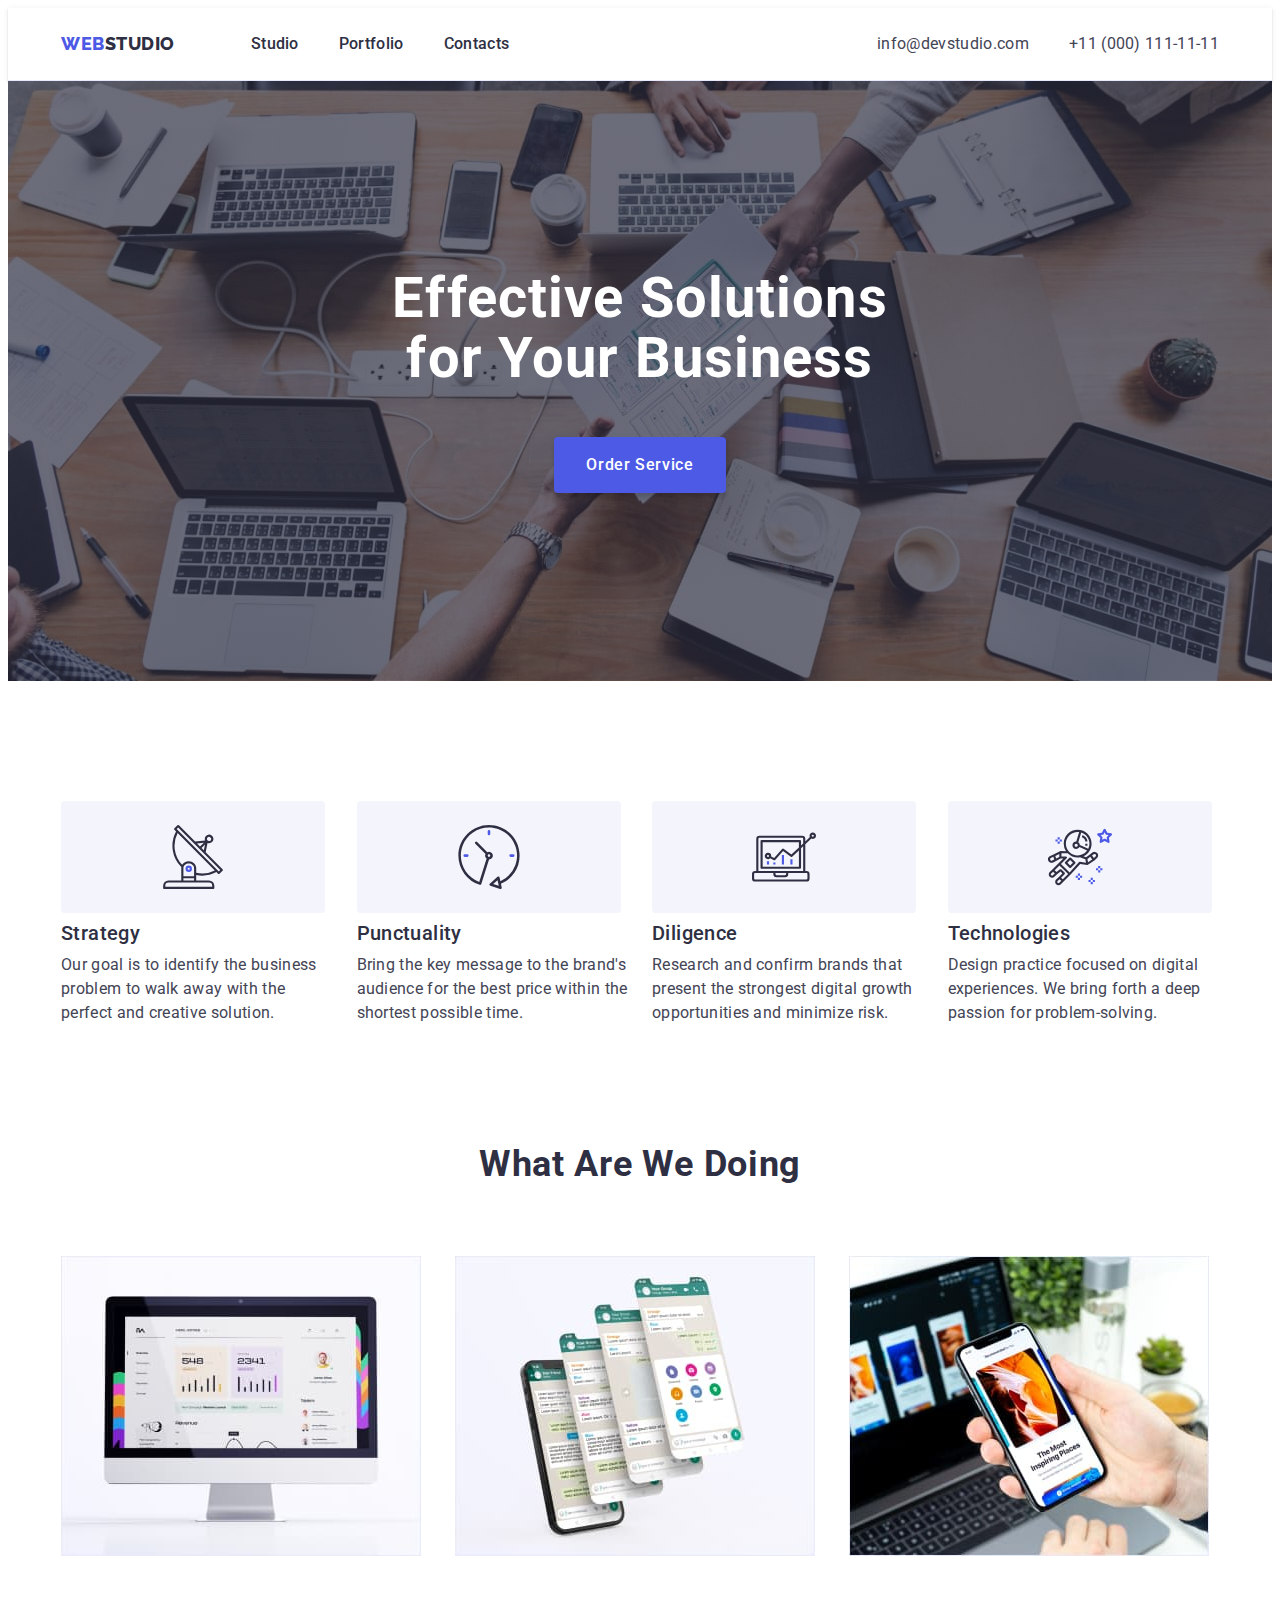
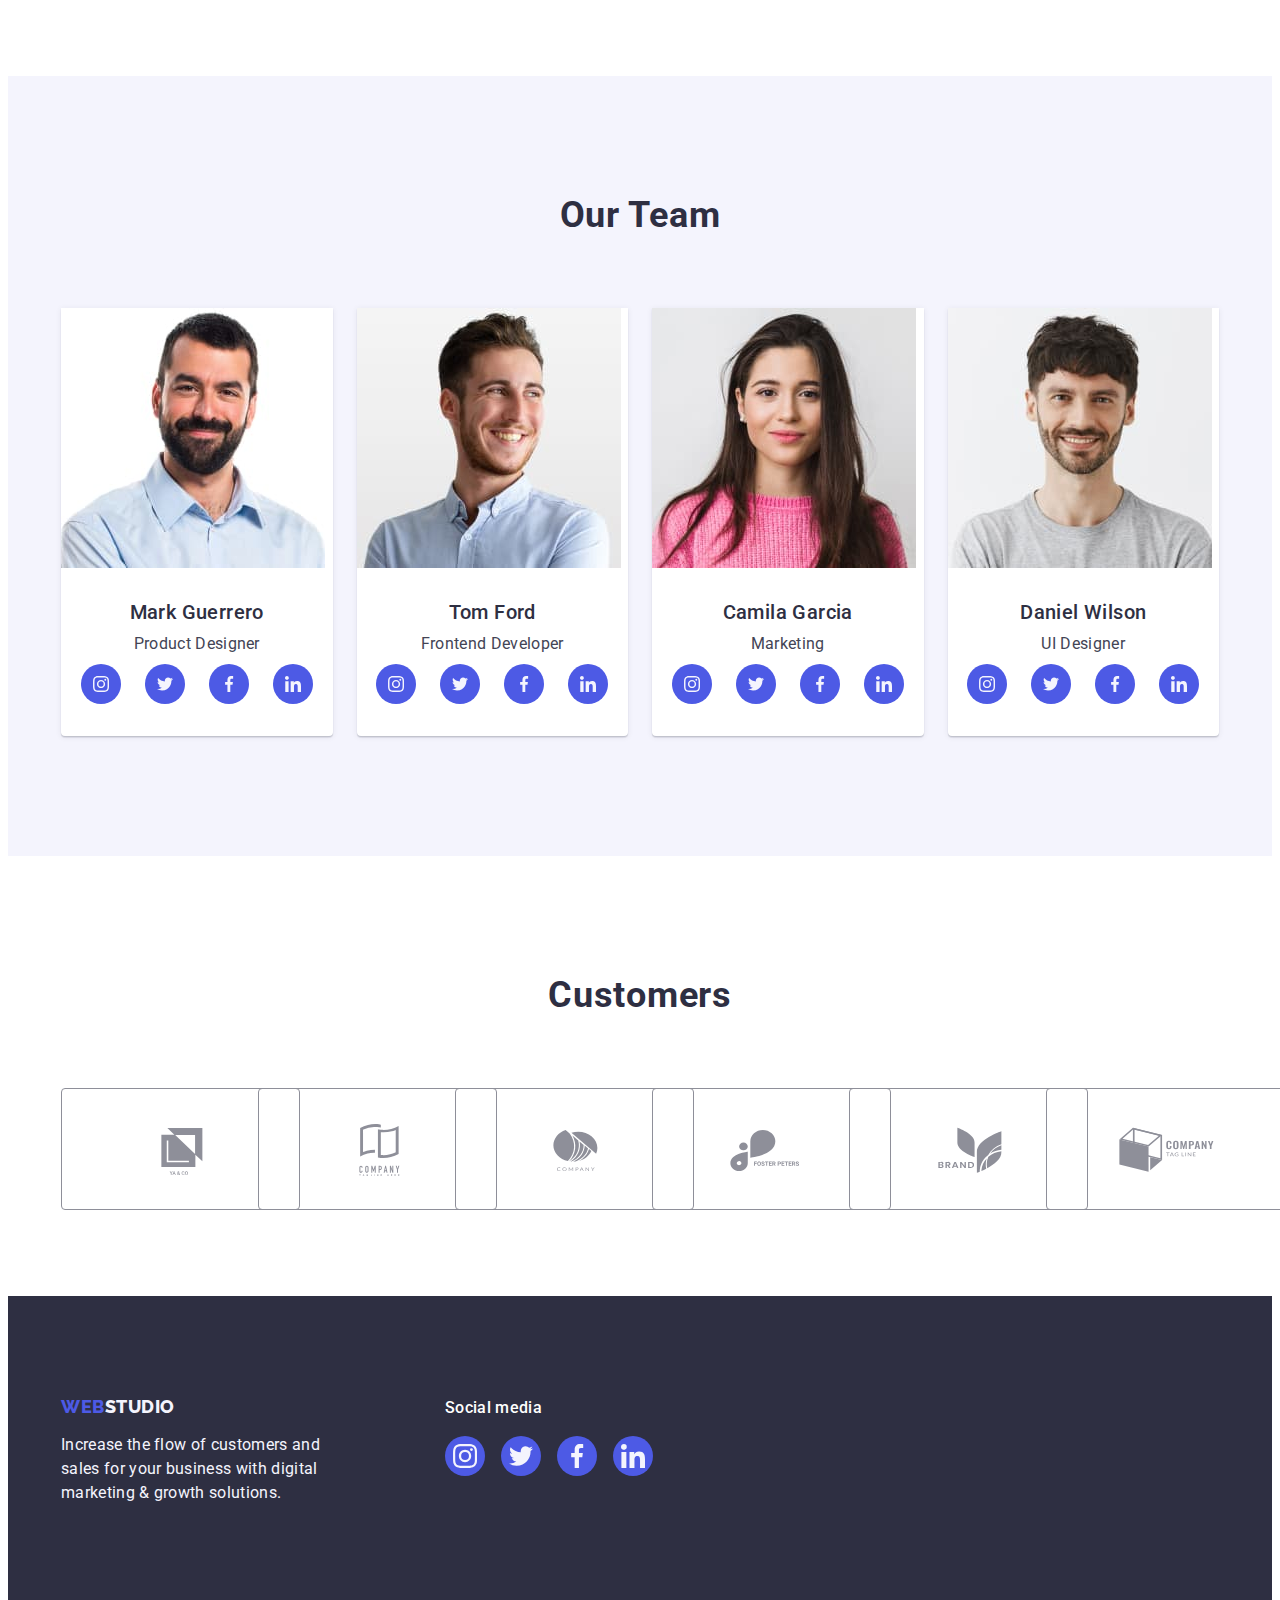
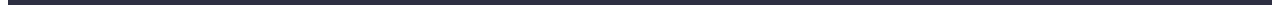
<file: index.html>
<!DOCTYPE html>
<html lang="en">
  <head>
    <meta charset="UTF-8" />
    <meta http-equiv="X-UA-Compatible" content="IE=edge" />
    <meta name="viewport" content="width=device-width, initial-scale=1.0" />
    <title>Web Studio</title>
    <link
      rel="stylesheet"
      href="https://cdnjs.cloudflare.com/ajax/libs/modern-normalize/1.1.0/modern-normalize.min.css"
      integrity="sha512-wpPYUAdjBVSE4KJnH1VR1HeZfpl1ub8YT/NKx4PuQ5NmX2tKuGu6U/JRp5y+Y8XG2tV+wKQpNHVUX03MfMFn9Q=="
      crossorigin="anonymous"
      referrerpolicy="no-referrer"
    />
    <link rel="preconnect" href="https://fonts.googleapis.com" />
    <link rel="preconnect" href="https://fonts.gstatic.com" crossorigin />
    <link
      href="https://fonts.googleapis.com/css2?family=Raleway:wght@800&family=Roboto:wght@400;500;700;900&display=swap"
      rel="stylesheet"
    />
    <link rel="stylesheet" href="./css/styles.css" />
  </head>
  <body>
    <!--Top line-->
    <header class="page-header">
      <div class="page-header-container container">
        <nav class="navigation">
          <a class="link-logo header-logo-link link" href="./index.html"
            >Web<span class="logo-text-top">Studio</span></a
          >
          <ul class="nav-list list">
            <li class="nav-list-item">
              <a class="nav-list-link link" href="./index.html">Studio</a>
            </li>
            <li class="nav-list-item">
              <a class="nav-list-link link" href="./portfolio.html"
                >Portfolio</a
              >
            </li>
            <li class="nav-list-item">
              <a class="nav-list-link link" href="">Contacts</a>
            </li>
          </ul>
        </nav>
        <address class="contact-info">
          <ul class="contact-list list">
            <li class="contact-list-item">
              <a class="contact-info-link link" href="mailto:info@devstudio.com"
                >info@devstudio.com</a
              >
            </li>
            <li class="contact-list-item">
              <a class="contact-info-link link" href="tel:+110001111111"
                >+11 (000) 111-11-11</a
              >
            </li>
          </ul>
        </address>
      </div>
    </header>
    <!--main-content-->
    <main>
      <!--Hero-->
      <section class="hero">
        <div class="hero-container container">
          <h1 class="hero-title">Effective Solutions for Your Business</h1>
          <button class="modal-open-btn" type="button">Order Service</button>
        </div>
      </section>
      <!--Our-Advantage-->
      <section class="advantage section">
        <div class="advantage-container container">
          <h2 class="advantage-title visually-hidden">Our Advantage</h2>
          <ul class="advantage-list list">
            <li class="advantage-list-item">
              <div class="advantage-icon-container">
                <svg
                  class="advantage-icon"
                  aria-label="antenna icon"
                  width="64"
                  height="64"
                >
                  <use href="./images/icons.svg#icon-antenna"></use>
                </svg>
              </div>
              <h3 class="advantage-subtitle subtitle">Strategy</h3>
              <p class="advantage-description description">
                Our goal is to identify the business problem to walk away with
                the perfect and creative solution.
              </p>
            </li>
            <li class="advantage-list-item">
              <div class="advantage-icon-container">
                <svg
                  class="advantage-icon"
                  aria-label="clock icon"
                  width="64"
                  height="64"
                >
                  <use href="./images/icons.svg#icon-clock"></use>
                </svg>
              </div>
              <h3 class="advantage-subtitle subtitle">Punctuality</h3>
              <p class="advantage-description description">
                Bring the key message to the brand's audience for the best price
                within the shortest possible time.
              </p>
            </li>
            <li class="advantage-list-item">
              <div class="advantage-icon-container">
                <svg
                  class="advantage-icon"
                  aria-label="diagram icon"
                  width="64"
                  height="64"
                >
                  <use href="./images/icons.svg#icon-diagram"></use>
                </svg>
              </div>
              <h3 class="advantage-subtitle subtitle">Diligence</h3>
              <p class="advantage-description description">
                Research and confirm brands that present the strongest digital
                growth opportunities and minimize risk.
              </p>
            </li>
            <li class="advantage-list-item">
              <div class="advantage-icon-container">
                <svg
                  class="advantage-icon"
                  aria-label="astronaut icon"
                  width="64"
                  height="64"
                >
                  <use href="./images/icons.svg#icon-astronaut"></use>
                </svg>
              </div>
              <h3 class="advantage-subtitle subtitle">Technologies</h3>
              <p class="advantage-description description">
                Design practice focused on digital experiences. We bring forth a
                deep passion for problem-solving.
              </p>
            </li>
          </ul>
        </div>
      </section>
      <!--What-are-we-doing-->
      <section class="servises section">
        <div class="servises-container container">
          <h2 class="servises-title title">What are we doing</h2>
          <ul class="servises-list list">
            <li class="servises-list-item">
              <img
                class="servises-list-img"
                src="./images/servises/img-1.jpg"
                alt="website"
                width="360"
              />
            </li>
            <li class="servises-list-item">
              <img
                class="servises-list-img"
                src="./images/servises/img-2.jpg"
                alt="design"
                width="360"
              />
            </li>
            <li class="servises-list-item">
              <img
                class="servises-list-img"
                src="./images/servises/img-3.jpg"
                alt="applications"
                width="360"
              />
            </li>
          </ul>
        </div>
      </section>
      <!--Our-Team-->
      <section class="team section">
        <div class="team-container container">
          <h2 class="team-title title">Our Team</h2>
          <ul class="team-list list">
            <li class="team-list-item">
              <img
                class="team-list-img"
                src="./images/our-team/mark-guerrero.jpg"
                alt="man"
                width="264"
              />
              <div class="team-card-container">
                <h3 class="team-list-subtitle subtitle">Mark Guerrero</h3>
                <p class="team-position description">Product Designer</p>
                <ul class="social-list list">
                  <li class="social-list-item">
                    <a href="" class="social-list-link">
                      <svg
                        class="social-list-icon"
                        aria-label="instagram icon"
                        width="16"
                        height="16"
                      >
                        <use href="./images/icons.svg#icon-instagram"></use>
                      </svg>
                    </a>
                  </li>
                  <li class="social-list-item">
                    <a href="" class="social-list-link">
                      <svg
                        class="social-list-icon"
                        aria-label="twitter icon"
                        width="16"
                        height="16"
                      >
                        <use href="./images/icons.svg#icon-twitter"></use>
                      </svg>
                    </a>
                  </li>
                  <li class="social-list-item">
                    <a href="" class="social-list-link">
                      <svg
                        class="social-list-icon"
                        aria-label="facebook icon"
                        width="16"
                        height="16"
                      >
                        <use href="./images/icons.svg#icon-facebook"></use>
                      </svg>
                    </a>
                  </li>
                  <li class="social-list-item">
                    <a href="" class="social-list-link">
                      <svg
                        class="social-list-icon"
                        aria-label="linkedin icon"
                        width="16"
                        height="16"
                      >
                        <use href="./images/icons.svg#icon-linkedin"></use>
                      </svg>
                    </a>
                  </li>
                </ul>
              </div>
            </li>
            <li class="team-list-item">
              <img
                class="team-list-img"
                src="./images/our-team/tom-ford.jpg"
                alt="man"
                width="264"
              />
              <div class="team-card-container">
                <h3 class="team-list-subtitle subtitle">Tom Ford</h3>
                <p class="team-position description">Frontend Developer</p>
                <ul class="social-list list">
                  <li class="social-list-item">
                    <a href="" class="social-list-link">
                      <svg
                        class="social-list-icon"
                        aria-label="instagram icon"
                        width="16"
                        height="16"
                      >
                        <use href="./images/icons.svg#icon-instagram"></use>
                      </svg>
                    </a>
                  </li>
                  <li class="social-list-item">
                    <a href="" class="social-list-link">
                      <svg
                        class="social-list-icon"
                        aria-label="twitter icon"
                        width="16"
                        height="16"
                      >
                        <use href="./images/icons.svg#icon-twitter"></use>
                      </svg>
                    </a>
                  </li>
                  <li class="social-list-item">
                    <a href="" class="social-list-link">
                      <svg
                        class="social-list-icon"
                        aria-label="facebook icon"
                        width="16"
                        height="16"
                      >
                        <use href="./images/icons.svg#icon-facebook"></use>
                      </svg>
                    </a>
                  </li>
                  <li class="social-list-item">
                    <a href="" class="social-list-link">
                      <svg
                        class="social-list-icon"
                        aria-label="linkedin icon"
                        width="16"
                        height="16"
                      >
                        <use href="./images/icons.svg#icon-linkedin"></use>
                      </svg>
                    </a>
                  </li>
                </ul>
              </div>
            </li>
            <li class="team-list-item">
              <img
                class="team-list-img"
                src="./images/our-team/camila-garcia.jpg"
                alt="women"
                width="264"
              />
              <div class="team-card-container">
                <h3 class="team-list-subtitle subtitle">Camila Garcia</h3>
                <p class="team-position description">Marketing</p>
                <ul class="social-list list">
                  <li class="social-list-item">
                    <a href="" class="social-list-link">
                      <svg
                        class="social-list-icon"
                        aria-label="instagram icon"
                        width="16"
                        height="16"
                      >
                        <use href="./images/icons.svg#icon-instagram"></use>
                      </svg>
                    </a>
                  </li>
                  <li class="social-list-item">
                    <a href="" class="social-list-link">
                      <svg
                        class="social-list-icon"
                        aria-label="twitter icon"
                        width="16"
                        height="16"
                      >
                        <use href="./images/icons.svg#icon-twitter"></use>
                      </svg>
                    </a>
                  </li>
                  <li class="social-list-item">
                    <a href="" class="social-list-link">
                      <svg
                        class="social-list-icon"
                        aria-label="facebook icon"
                        width="16"
                        height="16"
                      >
                        <use href="./images/icons.svg#icon-facebook"></use>
                      </svg>
                    </a>
                  </li>
                  <li class="social-list-item">
                    <a href="" class="social-list-link">
                      <svg
                        class="social-list-icon"
                        aria-label="linkedin icon"
                        width="16"
                        height="16"
                      >
                        <use href="./images/icons.svg#icon-linkedin"></use>
                      </svg>
                    </a>
                  </li>
                </ul>
              </div>
            </li>
            <li class="team-list-item">
              <img
                class="team-list-img"
                src="./images/our-team/daniel-wilson.jpg"
                alt="men"
                width="264"
              />
              <div class="team-card-container">
                <h3 class="team-list-subtitle subtitle">Daniel Wilson</h3>
                <p class="team-position description">UI Designer</p>
                <ul class="social-list list">
                  <li class="social-list-item">
                    <a href="" class="social-list-link">
                      <svg
                        class="social-list-icon"
                        aria-label="instagram icon"
                        width="16"
                        height="16"
                      >
                        <use href="./images/icons.svg#icon-instagram"></use>
                      </svg>
                    </a>
                  </li>
                  <li class="social-list-item">
                    <a href="" class="social-list-link">
                      <svg
                        class="social-list-icon"
                        aria-label="twitter icon"
                        width="16"
                        height="16"
                      >
                        <use href="./images/icons.svg#icon-twitter"></use>
                      </svg>
                    </a>
                  </li>
                  <li class="social-list-item">
                    <a href="" class="social-list-link">
                      <svg
                        class="social-list-icon"
                        aria-label="facebook icon"
                        width="16"
                        height="16"
                      >
                        <use href="./images/icons.svg#icon-facebook"></use>
                      </svg>
                    </a>
                  </li>
                  <li class="social-list-item">
                    <a href="" class="social-list-link">
                      <svg
                        class="social-list-icon"
                        aria-label="linkedin icon"
                        width="16"
                        height="16"
                      >
                        <use href="./images/icons.svg#icon-linkedin"></use>
                      </svg>
                    </a>
                  </li>
                </ul>
              </div>
            </li>
          </ul>
        </div>
      </section>
      <!--Customers-->
      <section class="customers section">
        <div class="container">
          <h2 class="customers-title title">Customers</h2>
          <ul class="customers-list list">
            <li class="customers-list-item">
              <a class="customers-list-link" href=""
                ><svg class="customers-list-icon" width="104" height="56">
                  <use href="./images/icons.svg#icon-client-logo1"></use></svg
              ></a>
            </li>
            <li class="customers-list-item">
              <a class="customers-list-link" href=""
                ><svg class="customers-list-icon" width="104" height="56">
                  <use href="./images/icons.svg#icon-client-logo2"></use></svg
              ></a>
            </li>
            <li class="customers-list-item">
              <a class="customers-list-link" href=""
                ><svg class="customers-list-icon" width="104" height="56">
                  <use href="./images/icons.svg#icon-client-logo3"></use></svg
              ></a>
            </li>
            <li class="customers-list-item">
              <a class="customers-list-link" href=""
                ><svg class="customers-list-icon" width="104" height="56">
                  <use href="./images/icons.svg#icon-client-logo4"></use></svg
              ></a>
            </li>
            <li class="customers-list-item">
              <a class="customers-list-link" href=""
                ><svg class="customers-list-icon" width="104" height="56">
                  <use href="./images/icons.svg#icon-client-logo5"></use></svg
              ></a>
            </li>
            <li class="customers-list-item">
              <a class="customers-list-link" href=""
                ><svg class="customers-list-icon" width="104" height="56">
                  <use href="./images/icons.svg#icon-client-logo6"></use></svg
              ></a>
            </li>
          </ul>
        </div>
      </section>
    </main>
    <!--Footer-->
    <footer class="page-footer">
      <div class="footer-container container">
        <div class="footer-left-side">
          <a class="link-logo footer-logo-link link" href="./index.html"
            >Web<span class="logo-text-footer">Studio</span></a
          >
          <p class="footer-description">
            Increase the flow of customers and sales for your business with
            digital marketing & growth solutions.
          </p>
        </div>
        <div class="footer-right-side">
          <p class="social-media-subtitle subtitle">Social media</p>
          <ul class="social-media-list list">
            <li class="social-media-item">
              <a href="" class="social-media-link">
                <svg
                  class="social-list-icon"
                  aria-label="instagram icon"
                  width="24"
                  height="24"
                >
                  <use href="./images/icons.svg#icon-instagram"></use>
                </svg>
              </a>
            </li>
            <li class="social-media-item">
              <a href="" class="social-media-link">
                <svg
                  class="social-list-icon"
                  aria-label=" twitter icon"
                  width="24"
                  height="24"
                >
                  <use href="./images/icons.svg#icon-twitter"></use>
                </svg>
              </a>
            </li>
            <li class="social-media-item">
              <a href="" class="social-media-link">
                <svg
                  class="social-list-icon"
                  aria-label="facebook icon"
                  width="24"
                  height="24"
                >
                  <use href="./images/icons.svg#icon-facebook"></use>
                </svg>
              </a>
            </li>
            <li class="social-media-item">
              <a href="" class="social-media-link">
                <svg
                  class="social-list-icon"
                  aria-label="linkedin icon"
                  width="24"
                  height="24"
                >
                  <use href="./images/icons.svg#icon-linkedin"></use>
                </svg>
              </a>
            </li>
          </ul>
        </div>
      </div>
    </footer>
  </body>
</html>
</file>
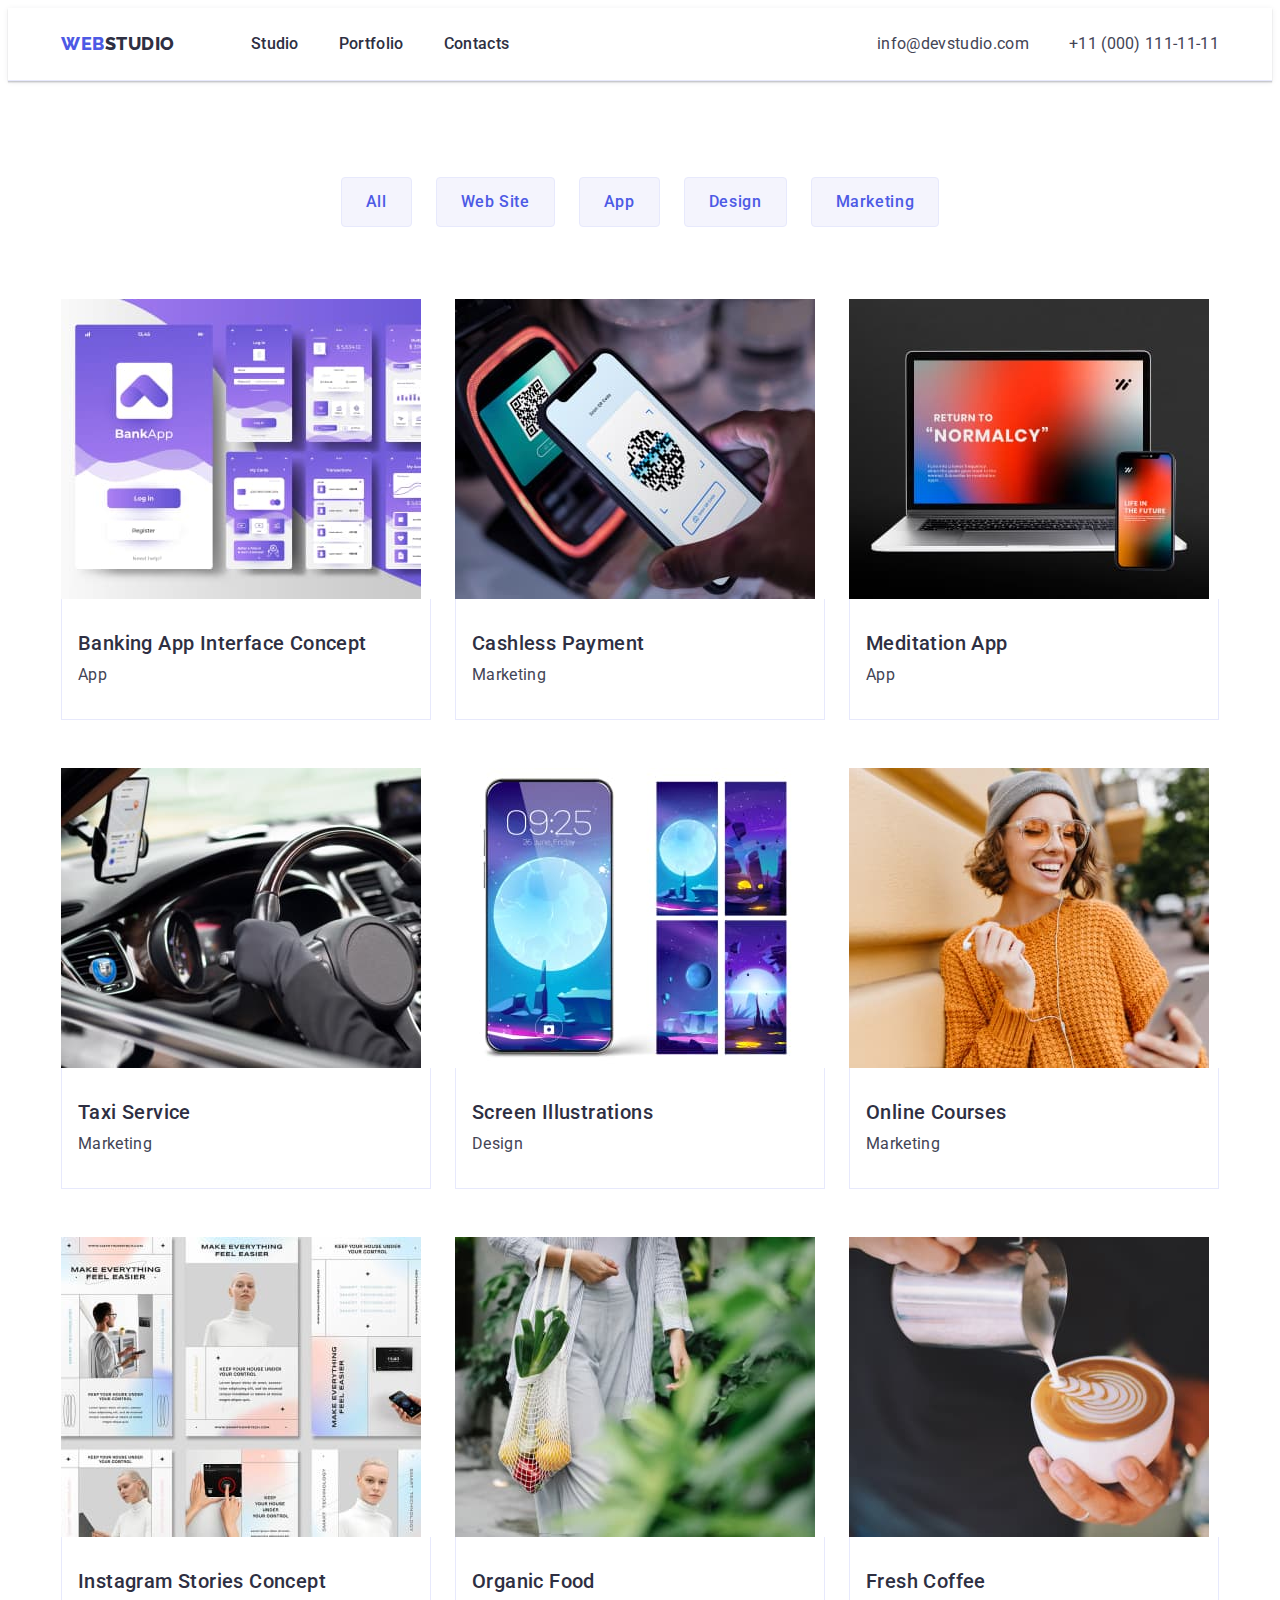
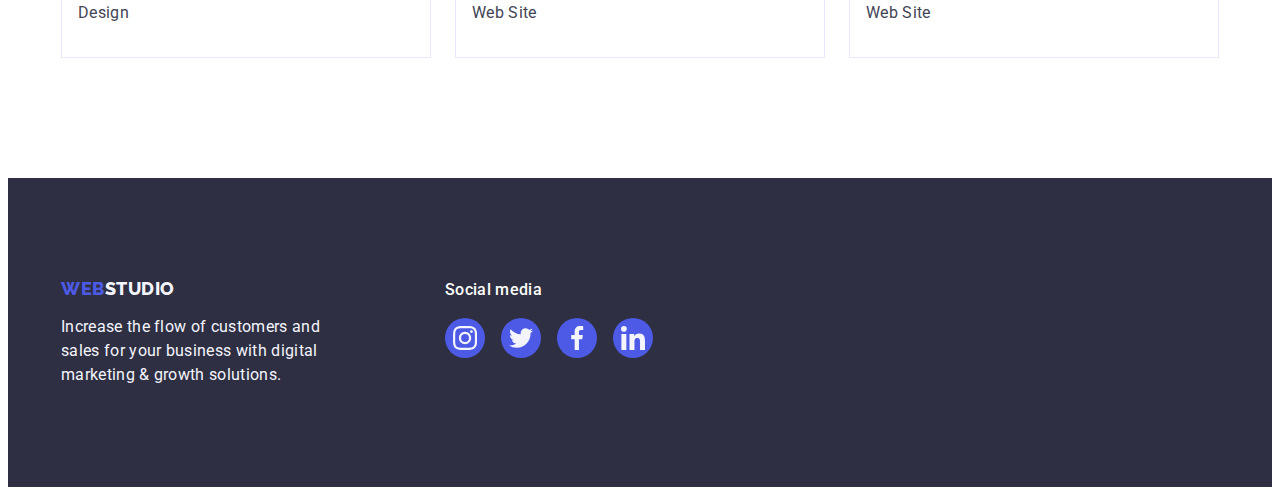
<file: portfolio.html>
<!DOCTYPE html>
<html lang="en">
  <head>
    <meta charset="UTF-8" />
    <meta http-equiv="X-UA-Compatible" content="IE=edge" />
    <meta name="viewport" content="width=device-width, initial-scale=1.0" />
    <title>Web Studio</title>
    <link
      rel="stylesheet"
      href="https://cdnjs.cloudflare.com/ajax/libs/modern-normalize/1.1.0/modern-normalize.min.css"
      integrity="sha512-wpPYUAdjBVSE4KJnH1VR1HeZfpl1ub8YT/NKx4PuQ5NmX2tKuGu6U/JRp5y+Y8XG2tV+wKQpNHVUX03MfMFn9Q=="
      crossorigin="anonymous"
      referrerpolicy="no-referrer"
    />
    <link rel="preconnect" href="https://fonts.googleapis.com" />
    <link rel="preconnect" href="https://fonts.gstatic.com" crossorigin />
    <link
      href="https://fonts.googleapis.com/css2?family=Raleway:wght@800&family=Roboto:wght@400;500;700;900&display=swap"
      rel="stylesheet"
    />
    <link rel="stylesheet" href="./css/styles.css" />
  </head>
  <body>
    <!--Top line-->
    <header class="page-header">
      <div class="page-header-container container">
        <nav class="navigation">
          <a class="link-logo header-logo-link link" href="./index.html"
            >Web<span class="logo-text-top">Studio</span></a
          >
          <ul class="nav-list list">
            <li class="nav-list-item">
              <a class="nav-list-link link" href="./index.html">Studio</a>
            </li>
            <li class="nav-list-item">
              <a class="nav-list-link link" href="./portfolio.html"
                >Portfolio</a
              >
            </li>
            <li class="nav-list-item">
              <a class="nav-list-link link" href="">Contacts</a>
            </li>
          </ul>
        </nav>
        <address class="contact-info">
          <ul class="contact-list list">
            <li class="contact-list-item">
              <a class="contact-info-link link" href="mailto:info@devstudio.com"
                >info@devstudio.com</a
              >
            </li>
            <li class="contact-list-item">
              <a class="contact-info-link link" href="tel:+110001111111"
                >+11 (000) 111-11-11</a
              >
            </li>
          </ul>
        </address>
      </div>
    </header>
    <!--main-content-->
    <main>
      <section class="examples">
        <div class="container">
          <h1 class="examples-title visually-hidden">Examples</h1>
          <!--Sorting-->
          <ul class="sorting-list list">
            <li class="sorting-list-item">
              <button class="sorting-btn" type="button">All</button>
            </li>
            <li class="sorting-list-item">
              <button class="sorting-btn" type="button">Web Site</button>
            </li>
            <li class="sorting-list-item">
              <button class="sorting-btn" type="button">App</button>
            </li>
            <li class="sorting-list-item">
              <button class="sorting-btn" type="button">Design</button>
            </li>
            <li class="sorting-list-item">
              <button class="sorting-btn" type="button">Marketing</button>
            </li>
          </ul>
          <ul class="examples-list list">
            <li class="examples-list-item">
              <a class="examples-list-link link" href="">
                <img
                  class="examples-list-img"
                  src="./images/examples/app/banking-app.jpg"
                  alt="banking-application"
                  width="360"
                />
                <div class="examples-container">
                  <h2 class="examples-subtitle subtitle">
                    Banking App Interface Concept
                  </h2>
                  <p class="examples-classes description">App</p>
                </div>
              </a>
            </li>
            <li class="examples-list-item">
              <a class="examples-list-link link" href="">
                <img
                  class="examples-list-img"
                  src="./images/examples/marketing/cashless-payment.jpg"
                  alt="payment"
                  width="360"
                />
                <div class="examples-container">
                  <h2 class="examples-subtitle subtitle">Cashless Payment</h2>
                  <p class="examples-classes description">Marketing</p>
                </div>
              </a>
            </li>
            <li class="examples-list-item">
              <a class="examples-list-link link" href="">
                <img
                  class="examples-list-img"
                  src="./images/examples/app/meditation-app.jpg"
                  alt="meditation-application"
                  width="360"
                />
                <div class="examples-container">
                  <h2 class="examples-subtitle subtitle">Meditation App</h2>
                  <p class="examples-classes description">App</p>
                </div>
              </a>
            </li>
            <li class="examples-list-item">
              <a class="examples-list-link link" href="">
                <img
                  class="examples-list-img"
                  src="./images/examples/marketing/taxi-servise.jpg"
                  alt="taxi-servise"
                  width="360"
                />
                <div class="examples-container">
                  <h2 class="examples-subtitle subtitle">Taxi Service</h2>
                  <p class="examples-classes description">Marketing</p>
                </div>
              </a>
            </li>
            <li class="examples-list-item">
              <a class="examples-list-link link" href="">
                <img
                  class="examples-list-img"
                  src="./images/examples/design/screen-illustrations.jpg"
                  alt="screen-illustrations"
                  width="360"
                />
                <div class="examples-container">
                  <h2 class="examples-subtitle subtitle">
                    Screen Illustrations
                  </h2>
                  <p class="examples-classes description">Design</p>
                </div>
              </a>
            </li>
            <li class="examples-list-item">
              <a class="examples-list-link link" href="">
                <img
                  class="examples-list-img"
                  src="./images/examples/marketing/online-courses.jpg"
                  alt="education"
                  width="360"
                />
                <div class="examples-container">
                  <h2 class="examples-subtitle subtitle">Online Courses</h2>
                  <p class="examples-classes description">Marketing</p>
                </div>
              </a>
            </li>
            <li class="examples-list-item">
              <a class="examples-list-link link" href="">
                <img
                  class="examples-list-img"
                  src="./images/examples/design/instagram-stories.jpg"
                  alt="instagram-stories"
                  width="360"
                />
                <div class="examples-container">
                  <h2 class="examples-subtitle subtitle">
                    Instagram Stories Concept
                  </h2>
                  <p class="examples-classes description">Design</p>
                </div>
              </a>
            </li>
            <li class="examples-list-item">
              <a class="examples-list-link link" href="">
                <img
                  class="examples-list-img"
                  src="./images/examples/web-site/organic-food.jpg"
                  alt="organic-food"
                  width="360"
                />
                <div class="examples-container">
                  <h2 class="examples-subtitle subtitle">Organic Food</h2>
                  <p class="examples-classes description">Web Site</p>
                </div>
              </a>
            </li>
            <li class="examples-list-item">
              <a class="examples-list-link link" href="">
                <img
                  class="examples-list-img"
                  src="./images/examples/web-site/fresh-coffee.jpg"
                  alt="cup-of-coffee"
                  width="360"
                />
                <div class="examples-container">
                  <h2 class="examples-subtitle subtitle">Fresh Coffee</h2>
                  <p class="examples-classes description">Web Site</p>
                </div>
              </a>
            </li>
          </ul>
        </div>
      </section>
    </main>
    <!--Footer-->
    <footer class="page-footer">
      <div class="footer-container container">
        <div class="footer-left-side">
          <a class="link-logo footer-logo-link link" href="./index.html"
            >Web<span class="logo-text-footer">Studio</span></a
          >
          <p class="footer-description">
            Increase the flow of customers and sales for your business with
            digital marketing & growth solutions.
          </p>
        </div>
        <div class="footer-right-side">
          <p class="social-media-subtitle subtitle">Social media</p>
          <ul class="social-media-list list">
            <li class="social-media-item">
              <a href="" class="social-media-link">
                <svg
                  class="social-list-icon"
                  aria-label="instagram icon"
                  width="24"
                  height="24"
                >
                  <use href="./images/icons.svg#icon-instagram"></use>
                </svg>
              </a>
            </li>
            <li class="social-media-item">
              <a href="" class="social-media-link">
                <svg
                  class="social-list-icon"
                  aria-label=" twitter icon"
                  width="24"
                  height="24"
                >
                  <use href="./images/icons.svg#icon-twitter"></use>
                </svg>
              </a>
            </li>
            <li class="social-media-item">
              <a href="" class="social-media-link">
                <svg
                  class="social-list-icon"
                  aria-label="facebook icon"
                  width="24"
                  height="24"
                >
                  <use href="./images/icons.svg#icon-facebook"></use>
                </svg>
              </a>
            </li>
            <li class="social-media-item">
              <a href="" class="social-media-link">
                <svg
                  class="social-list-icon"
                  aria-label="linkedin icon"
                  width="24"
                  height="24"
                >
                  <use href="./images/icons.svg#icon-linkedin"></use>
                </svg>
              </a>
            </li>
          </ul>
        </div>
      </div>
    </footer>
  </body>
</html>
</file>
<file: css/styles.css>
:root {
  --main-font-family: 'Roboto', sans-serif;
  --secondary-font-family: 'Raleway', sans-serif;
  --primary-text-color: #2e2f42;
  --secondary-text-color: #434455;
  --accent-color: #4d5ae5;
  --next-accent-color: #404bbf;
  --dark-background-color: #2e2f42;
  --light-background-color: #f4f4fd;
  --white-background: #ffffff;
  --green-color: #31d0aa;
  --subtle-text: #8e8f99;
  --card-set-gap: 24px;
  --button-focus: 1px solid #e7e9fc;
}
/*Basic*/
.list {
  list-style: none;
}

.link {
  text-decoration: none;
}
button {
  cursor: pointer;
}
h1,
h2,
h3,
h4,
p {
  margin-top: 0;
  margin-bottom: 0;
}

ul,
ol {
  margin-top: 0;
  margin-bottom: 0;
  padding-left: 0;
}

img {
  display: block;
}

body {
  font-family: var(--main-font-family);
  color: var(--secondary-text-color);
  background-color: var(--white-background);
}

.container {
  width: 1158px;
  margin-left: auto;
  margin-right: auto;
  padding: 0 15px;
}
.section {
  padding-top: 120px;
  padding-bottom: 120px;
}
/*================= COMPONENTS =================*/

.modal-open-btn {
  font-family: var(--main-font-family);
  font-style: normal;
  font-weight: 500;
  font-size: 16px;
  line-height: 1.5;
  letter-spacing: 0.04em;
  background-color: var(--accent-color);
  color: var(--white-background);
  min-width: 169px;
  display: block;
  margin-left: auto;
  margin-right: auto;
  margin-top: 48px;
  padding: 16px 32px;
  gap: 10px;
  box-shadow: 0px 4px 4px rgba(0, 0, 0, 0.15);
  border: transparent;
  border-radius: 4px;
}
.modal-open-btn:hover,
.modal-open-btn:focus {
  background-color: var(--next-accent-color);
}
.sorting-btn {
  font-family: var(--main-font-family);
  font-style: normal;
  font-weight: 500;
  font-size: 16px;
  line-height: 1.5;
  letter-spacing: 0.04em;
  background-color: var(--light-background-color);
  color: var(--accent-color);
  padding: 12px 24px;
  border: var(--button-focus);
  border-radius: 4px;
}
.sorting-btn:hover,
.sorting-btn:focus {
  color: var(--white-background);
  background-color: var(--next-accent-color);
  box-shadow: 0px 3px 1px rgba(0, 0, 0, 0.1), 0px 2px 1px rgba(0, 0, 0, 0.08),
    0px 2px 2px rgba(0, 0, 0, 0.12);
  border: 1px solid transparent;
}
.title {
  font-size: 36px;
  line-height: 1.1;
  text-align: center;
  letter-spacing: 0.02em;
  text-transform: capitalize;
  color: var(--primary-text-color);
  margin-bottom: 72px;
}
.subtitle {
  font-weight: 500;
  font-size: 20px;
  line-height: 1.2;
  letter-spacing: 0.02em;
  color: var(--primary-text-color);
}
.description,
.contact-info-link {
  font-size: 16px;
  line-height: 1.5;
  letter-spacing: 0.02em;
  color: var(--secondary-text-color);
}
.visually-hidden {
  position: absolute;
  white-space: nowrap;
  width: 1px;
  height: 1px;
  overflow: hidden;
  border: 0;
  padding: 0;
  clip: rect(0 0 0 0);
  clip-path: inset(50%);
  margin: -1px;
}

/*================= COMPONENTS =================*/

/*====================HEDER====================*/

.link-logo {
  font-family: var(--secondary-font-family);
  font-weight: 800;
  font-size: 18px;
  line-height: 1.17;
  letter-spacing: 0.03em;
  text-transform: uppercase;
  color: var(--accent-color);
}
.header-logo-link {
  margin-right: 76px;
}
.logo-text-top {
  color: var(--primary-text-color);
}
.nav-list-link,
.social-media-subtitle {
  display: block;
  font-weight: 500;
  font-size: 16px;
  line-height: 1.5;
  letter-spacing: 0.02em;
  color: var(--primary-text-color);
  padding: 24px 0;
}
.nav-list-link:hover,
.nav-list-link:focus,
.contact-info-link:hover,
.contact-info-link:focus {
  color: var(--next-accent-color);
}
.contact-info {
  font-style: normal;
}
.page-header {
  box-shadow: 0px 2px 1px rgba(46, 47, 66, 0.08),
    0px 1px 1px rgba(46, 47, 66, 0.16), 0px 1px 6px rgba(46, 47, 66, 0.08);
  border-bottom: 1px solid #e7e9fc;
}
.page-header-container {
  display: flex;
  align-items: center;
  justify-content: space-between;
}
.navigation {
  display: flex;
  align-items: center;
}
.nav-list {
  display: flex;
  flex-direction: row;
  align-items: flex-start;
  padding: 0px;
  gap: 40px;
}
.contact-info {
  display: flex;
  align-items: center;
}
.contact-list {
  display: flex;
  align-items: center;
  gap: 40px;
}

/*==================== /HEDER ====================*/

/*==================== MAIN ====================*/

/*==================== HERO ====================*/

.hero {
  background-color: var(--dark-background-color);
  background-image: linear-gradient(rgba(46, 47, 66, 0.7), rgba(46, 47, 66, 0.7)), url(../images/hero/group-people-working-website-template.jpg);
  background-repeat: no-repeat;
  background-size: cover;
  background-position: center;
  max-width: 1440px;
  margin-left: auto;
  margin-right: auto;
  padding: 188px 0;
}
.hero-title {
  font-size: 56px;
  line-height: 1.07;
  text-align: center;
  letter-spacing: 0.02em;
  color: var(--white-background);
}
.hero-title {
  max-width: 496px;
  margin-left: auto;
  margin-right: auto;
}

/*==================== HERO ====================*/

/*==================== ADVANTAGE ====================*/
.advantage-icon-container {
  width: 264px;
  height: 112px;
  display: flex;
  justify-content: center;
  align-items: center;
  background-color: var(--light-background-color);
  border-radius: 4px;
  margin-bottom: 8px;
}
.advantage-list {
  display: flex;
  gap: 24px;
}
.advantage-list-item {
  width: calc((100% - 72px) / 4);
}
.advantage-subtitle {
  margin-bottom: 8px;
}

/*==================== ADVANTAGE ====================*/

/*==================== SERVISES ====================*/

.servises-list {
  display: flex;
  gap: 24px;
}

.servises-list-item {
  flex-basis: calc((100% - 48px) / 3);
}
.servises {
  padding-top: 0;
}
/*==================== /SERVISES ====================*/

/*==================== TEAM ====================*/

.team {
  background-color: var(--light-background-color);
}

.team-card-container {
  padding: 32px 0;
}

.team-list-subtitle {
  text-align: center;
  margin-bottom: 8px;
}
.team-position {
  margin-bottom: 8px;
}
.team-list {
  display: flex;
  gap: 24px;
}
.team-list-item {
  width: calc((100% - 72px) / 4);
  background-color: var(--white-background);
  box-shadow: 0px 1px 6px rgba(46, 47, 66, 0.08),
    0px 1px 1px rgba(46, 47, 66, 0.16), 0px 2px 1px rgba(46, 47, 66, 0.08);
  border-radius: 0px 0px 4px 4px;
}
.team-position {
  text-align: center;
}
.social-list {
  display: flex;
  justify-content: center;
  gap: 24px;
}
.social-list-link {
  display: flex;
  justify-content: center;
  align-items: center;
  width: 40px;
  height: 40px;
  border-radius: 50%;
  background-color: var(--accent-color);
}
.social-list-link:hover,
.social-list-link:focus {
  background-color: var(--next-accent-color);
}
.social-list-icon {
  fill: #f4f4fd;
}
/*==================== /TEAM ====================*/

/*==================== CUSTOMERS ====================*/

.customers-list {
  display: flex;
  justify-content: center;
  gap: 24px;
}
.customers-list-item {
  width: calc((100% - 120px) / 6);
  height: 88px;
}
.customers-list-link {
  display: flex;
  align-items: center;
  justify-content: center;
  width: 100%;
  height: 100%;
  border: 1px solid #8e8f99;
  border-radius: 4px;
  color: var(--subtle-text);
  padding: 16px 32px;
}
.customers-list-link:hover,
.customers-list-link:focus {
  border-color: var(--next-accent-color);
  color: var(--next-accent-color);
}
.customers-list-icon {
  fill: currentColor;
}

/*==================== /CUSTOMERS ====================*/

/*==================== /MAIN ====================*/

/*=================== FOOTER ======================*/

.page-footer {
  padding: 100px 0;
  background-color: var(--dark-background-color);
}
.footer-logo-link {
  display: inline-block;
  margin-bottom: 16px;
}
.logo-text-footer {
  color: var(--light-background-color);
}
.footer-description {
  width: 264px;
  font-style: normal;
  font-weight: 400;
  font-size: 16px;
  line-height: 1.5;
  letter-spacing: 0.02em;
  color: var(--light-background-color);
}
.social-media-subtitle {
  margin-bottom: 16px;
}
.social-list-icon {
  fill: var(--light-background-color);
}
.social-media-list {
  display: flex;
  justify-content: center;
  gap: 16px;
}
.social-media-link {
  display: flex;
  justify-content: center;
  align-items: center;
  width: 40px;
  height: 40px;
  border-radius: 50%;
  background-color: var(--accent-color);
}
.social-media-link:hover,
.social-media-link:focus {
  background-color: var(--green-color);
}
.social-media-subtitle {
  color: var(--white-background);
  padding: 0;
}
.footer-container {
  display: flex;
  align-items: baseline;
}
.footer-left-side {
  margin-right: 120px;
}
.footer-right-side {
  display: block;
}
/*=================== /FOOTER ======================*/

/*==================== PORTFOLIO ====================*/
.sorting-list {
  display: flex;
  justify-content: center;
  align-items: center;
  gap: 24px;
  margin-bottom: 72px;
}
.examples {
  padding-top: 96px;
  padding-bottom: 120px;
}
.examples-list {
  display: flex;
  flex-wrap: wrap;
  column-gap: 24px;
  row-gap: 48px;
}
.examples-list-link {
  display: block;
}
.examples-list-link:hover,
.examples-list-link:focus {
  box-shadow: 0px 1px 6px rgba(46, 47, 66, 0.08),
    0px 1px 1px rgba(46, 47, 66, 0.16), 0px 2px 1px rgba(46, 47, 66, 0.08);
}
.examples-container {
  padding: 32px 16px;
  border: 1px solid #e7e9fc;
  border-top: transparent;
}
.examples-list-item {
  width: calc((100% - 48px) / 3);
}
.examples-subtitle {
  margin-bottom: 8px;
}
/*==================== /PORTFOLIO ====================*/
</file>
